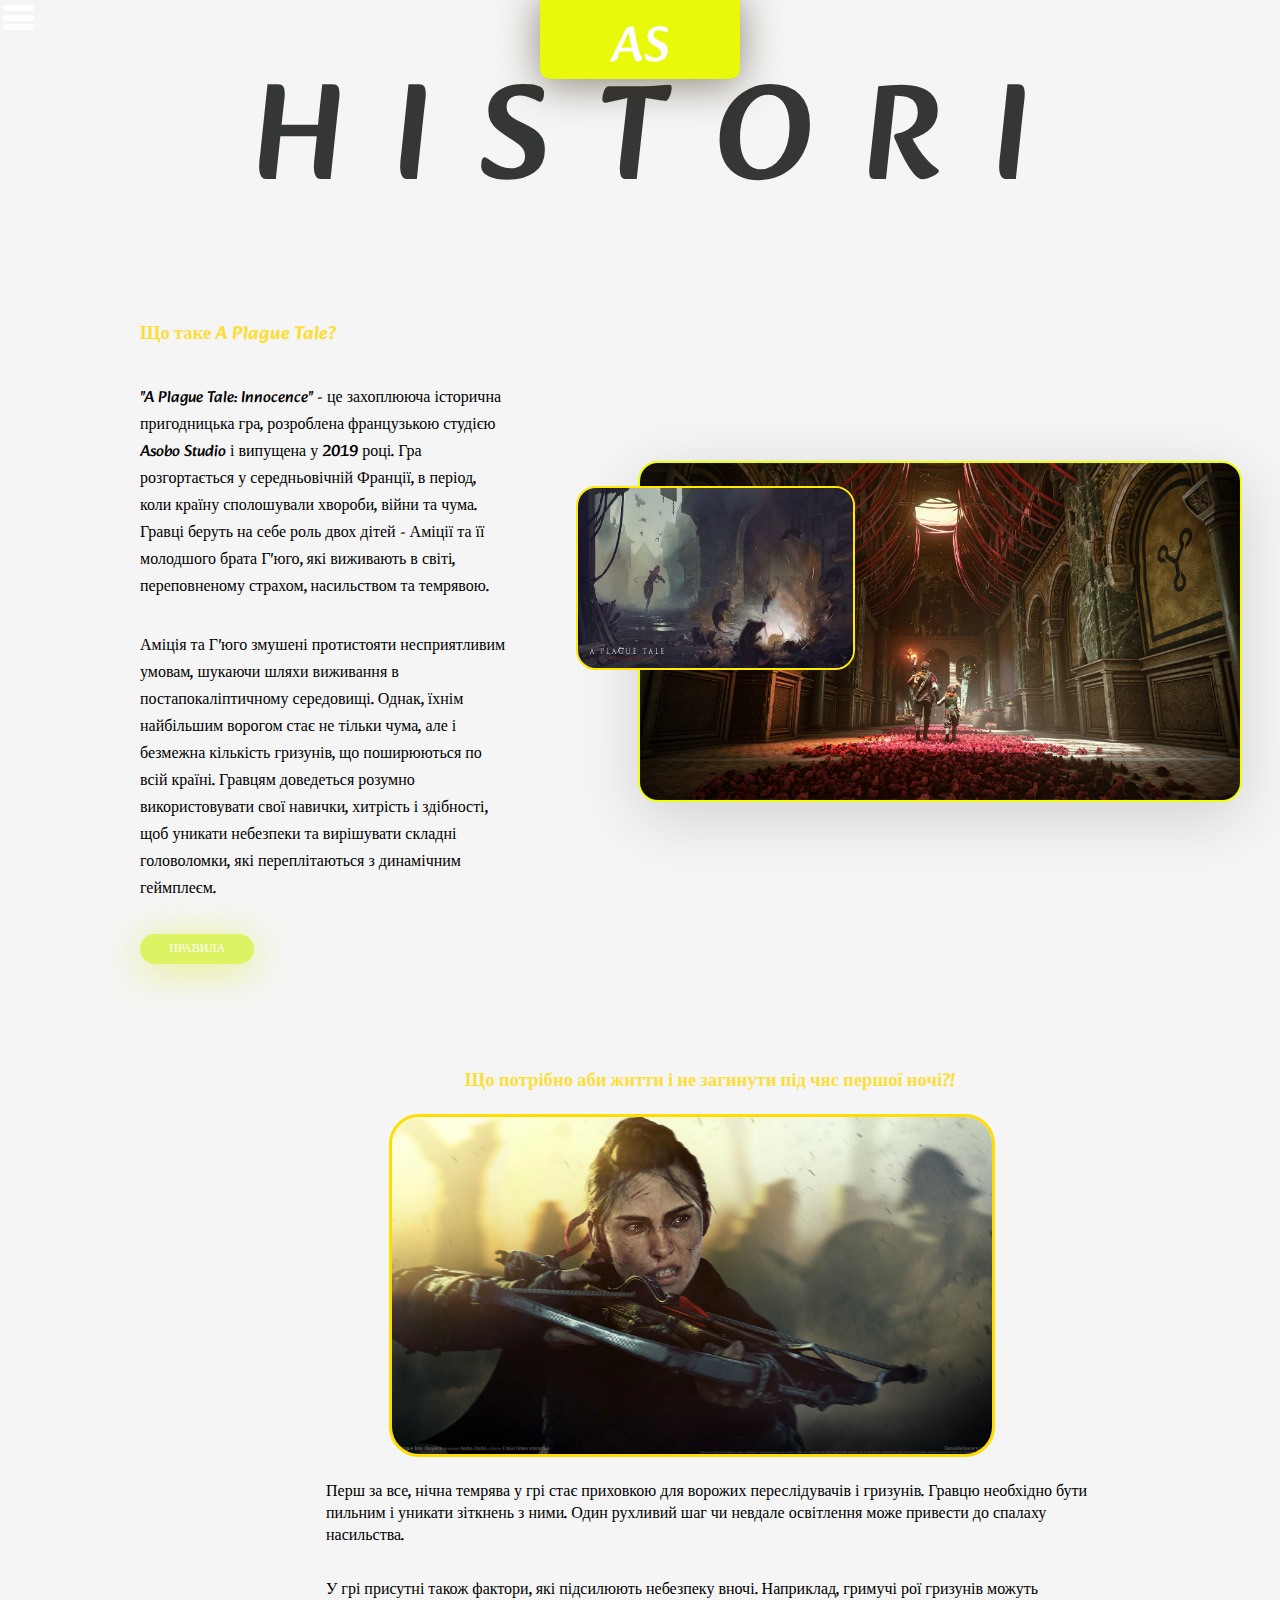
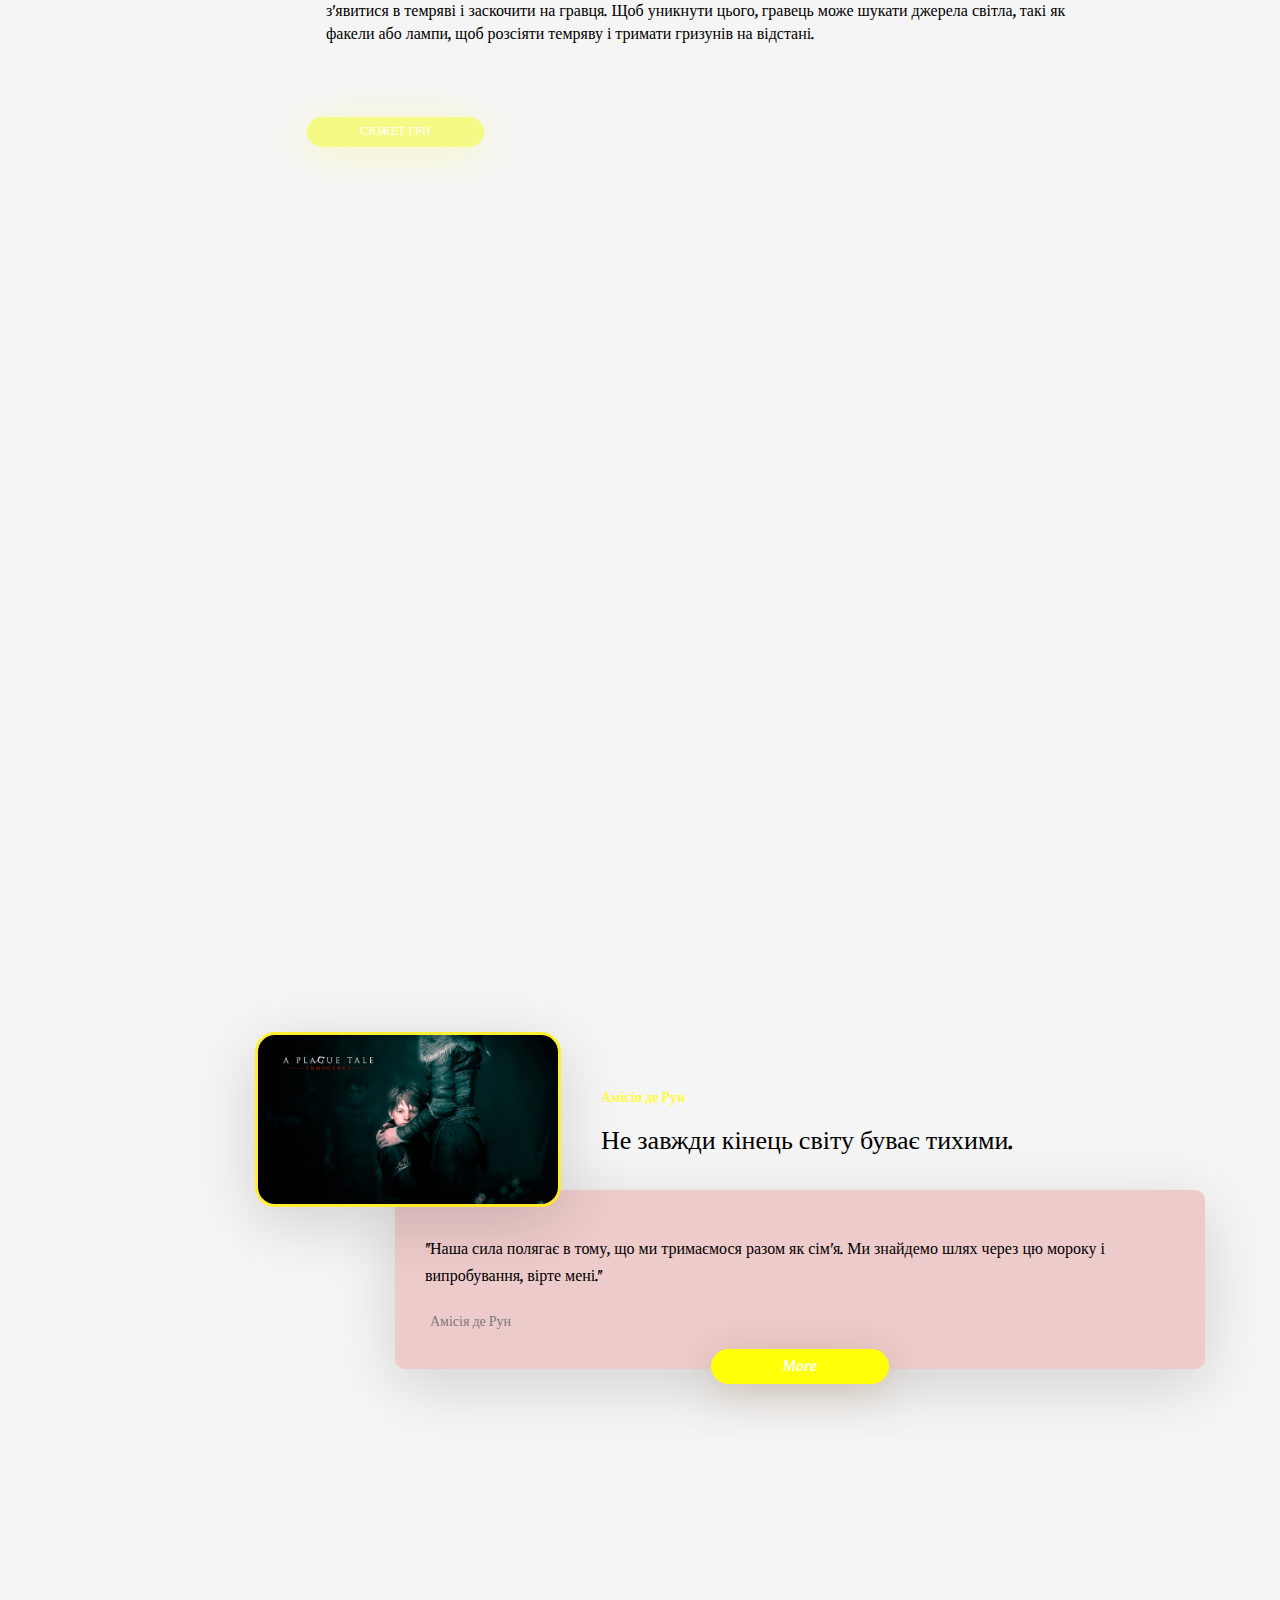
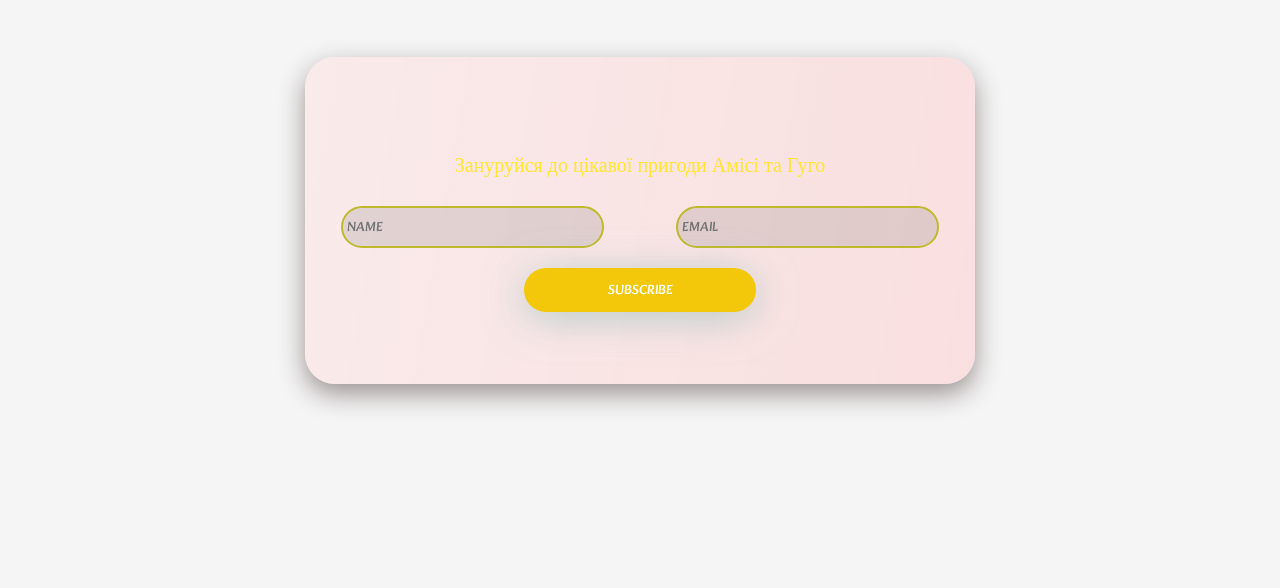
<file: index.html>
<!DOCTYPE html>
<html lang="en">
  <head>
    <title>My Site!</title>
    <!-- Meta -->
    <meta charset="utf-8" />
    <meta http-equiv="X-UA-Compatible" content="IE=edge" />
    <meta name="viewport" content="width=device-width, initial-scale=1.0" />
    <meta name="description" content="" />
    <meta name="author" content="" />

    <link rel="preconnect" href="https://fonts.googleapis.com" />
    <link rel="preconnect" href="https://fonts.gstatic.com" crossorigin />
    <link
      href="https://fonts.googleapis.com/css2?family=Alkatra&display=swap"
      rel="stylesheet"
    />
    <!-- Global CSS -->
    <link rel="stylesheet" href="assets/Stylesheet.css" />
  </head>
  <body>
    <!-- ******HEADER****** -->
    <header id="header" class="header">
      <div class="container">
        <p class="delicious">Histori</p>
        <div class="top-bar">
          <div class="block">
            <p class="marcy">AS</p>
          </div>
        </div>
        <div class="nav-menu">
          <div id="burger"><span></span><span></span><span></span></div>
          <ul class="menu">
            <img class="icon" src="assets/img/Logo.png" />
            <li><a class="boxmenu" href="index.html">На головну</a></li>
            <li>
              <a class="boxmenu" href="AboutMe/AboutMe.html">Фото</a>
            </li>
            <li><a class="boxmenu" href="login.php">Log in</a></li>
          </ul>
        </div>
      </div>
    </header>
    <main class="main content">
      <div class="row custom-new">
        <div class="div-text">
          <h3 class="title">Що таке A Plague Tale?</h3>
          <p class="text">
            "A Plague Tale: Innocence" - це захоплююча історична пригодницька гра, розроблена
             французькою студією Asobo Studio і випущена у 2019 році. Гра розгортається у 
             середньовічній Франції, в період, коли країну сполошували хвороби, війни та 
             чума. Гравці беруть на себе роль двох дітей - Аміції та її молодшого брата 
             Г'юго, які виживають в світі, переповненому страхом, насильством та темрявою.
          </p>
          <p class="text">
            Аміція та Г'юго змушені протистояти несприятливим умовам, шукаючи шляхи виживання
             в постапокаліптичному середовищі. Однак, їхнім найбільшим ворогом стає не тільки 
             чума, але і безмежна кількість гризунів, що поширюються по всій країні. 
             Гравцям доведеться розумно використовувати свої навички, хитрість і 
             здібності, щоб уникати небезпеки та вирішувати складні головоломки, 
             які переплітаються з динамічним геймплеєм.
          </p>
          <p class="link">
            <a href="plaguetale.html" class="menu_coffee">Правила</a>
          </p>
        </div>
        <div class="image-block">
          <img src="assets/img/fot2.jpg" alt="Right Image" class="image" />
        </div>
        <div class="img-absolute">
          <img
            src="assets/img/fot1.jpg"
            alt="Image on Top"
            class="img-above"
          />
        </div>
      </div>
      <div class="row">
        <div class="div-quotation div-text">
          <h3 class="title">Що потрібно аби житти і не загинути під чяс першої ночі?!</h3>
          <div class="image-block">
            <img
              src="assets/img/solo.jpg"
              alt="solo image"
              class="image-solo"
            />
          </div>
          <p class="text">
            Перш за все, нічна темрява у грі стає приховкою для ворожих переслідувачів і 
            гризунів. Гравцю необхідно бути пильним і уникати зіткнень з ними. Один 
            рухливий шаг чи невдале освітлення може привести до спалаху насильства.
          </p>
          <p class="text">
            У грі присутні також фактори, які підсилюють небезпеку вночі. Наприклад, 
            гримучі рої гризунів можуть з'явитися в темряві і заскочити на 
            гравця. Щоб уникнути цього, гравець може шукати джерела світла, 
            такі як факели або лампи, щоб розсіяти темряву і тримати гризунів 
            на відстані.
          </p>
          <p class="text">
           
          </p>
          <p class="link">
            <a href="work.html" class="work">Сюжет гри</a>
          </p>
        </div>
      </div>
      <div class="row iframe">
        <iframe width="100%" height="560"
        src=https://www.youtube.com/embed/qIbzwb8vzNI?autoplay=1
        frameborder="0" allowfullscreen>
        </iframe>
      </div>
      <section class="container_block">
        <div class="row">
          <div class="after-iframe">
            <div class="image-block">
              <img
                src="assets/img/gogo.jpg"
                alt="left image"
                class="image1"
              />
              <div class="text">
                <h2>Амісія де Рун</h2>
                <p>Не завжди кінець світу буває тихими.</p>
              </div>
              <div class="f_text">
                <p>
                  "Наша сила полягає в тому, що ми тримаємося разом як сім'я. Ми знайдемо шлях через цю мороку і випробування, вірте мені."
                </p>
                <div class="author">
                  <p>Амісія де Рун</p>
                </div>
                <a href="plaguetale.html" class="more">More</a>
              </div>
            </div>
          </div>
        </div>
      </section>
    </main>
    <!-- ******FOOTER****** -->
    <footer class="footer">
      <section class="sub_block new_dex">
        <!-- <form id="subscription_form" class="form_sub">
          <p class="title">
            Ви в захваті від нашої кави?<br />
            Підпишись на наш блог!
          </p>
          <div class="inputs">
            <input type="text" name="name" required placeholder="Name" />
            <input type="email" name="email" required placeholder="email" />
          </div>
          <button type="submit">Subscribe</button>
        </form> -->
        <form action="https://google.com/search" class="form_sub" id="subscription_form">
          <p class="title">
            Зануруйся до цікавої пригоди Амісі та Гуго<br />            
          </p>
          <div class="inputs">
            <input name="name" type="text" placeholder="NAME" id="name_input" />
            <input name="email" type="email" placeholder="EMAIL" id="email_input" />
          </div>
          <button>SUBSCRIBE</button>
        </form>
      </section>
    </footer>
    <script>
      const form = document.getElementById("subscription_form");
      const nameInput = document.getElementById("name_input");
      const emailInput = document.getElementById("email_input");
      form.addEventListener("submit", (e) => {
        e.preventDefault()
        fetch("subscribe.php", {
          method: "POST",
          body: JSON.stringify({ name: nameInput.value, email: emailInput.value }),
          headers: {
            "Content-Type": "application/json",
          }
        }).then(() => {
          alert("Success")
        }).catch(() => {
          alert("Something went wrong")
        })
      })
    </script>
    <!-- Javascript -->
    <script src="https://ajax.googleapis.com/ajax/libs/jquery/3.4.1/jquery.min.js"></script>
    <script src="assets/js/main.js"></script>
  </body>
</html>
</file>
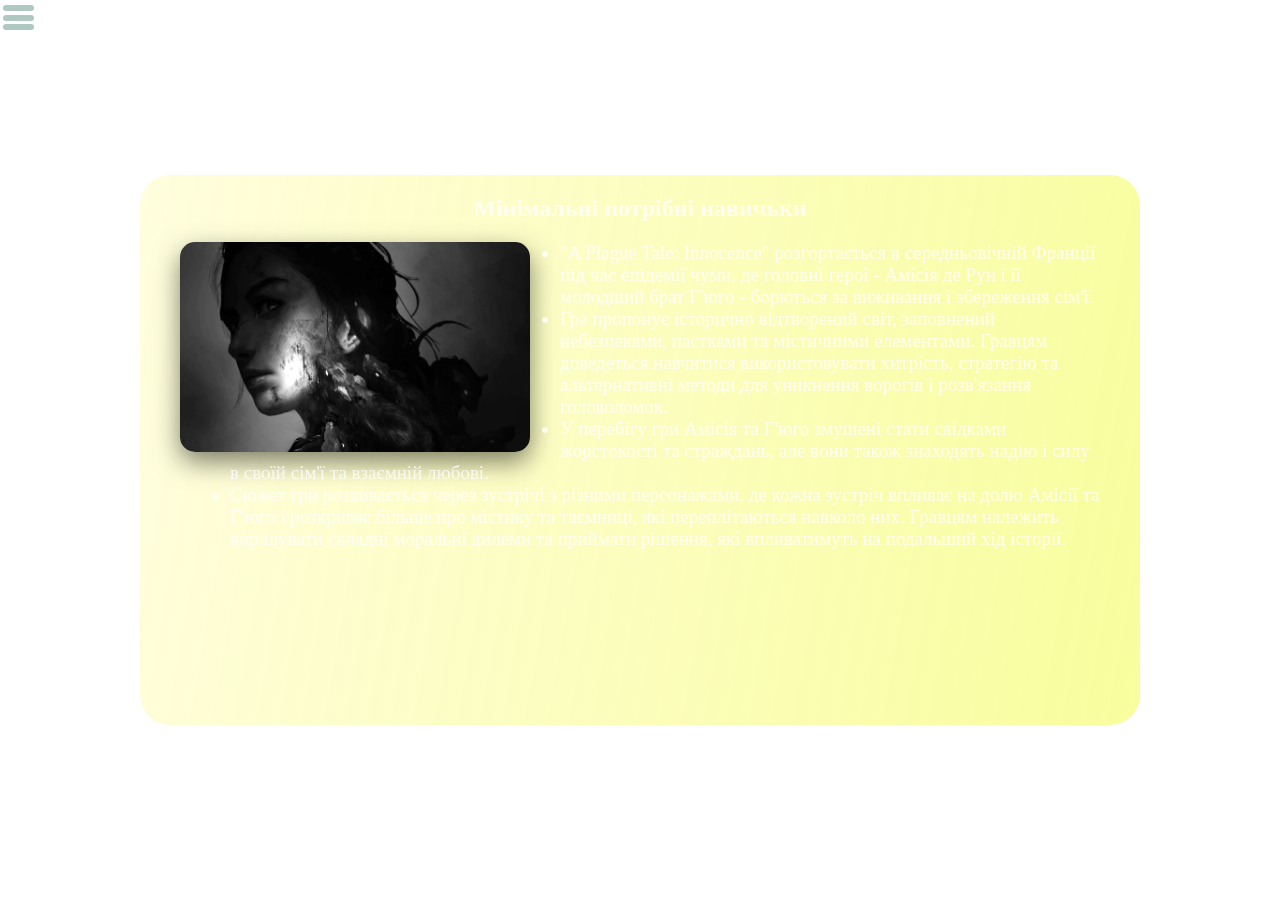
<file: work.html>
<!DOCTYPE html>
<html lang="en">
  <head>
    <meta charset="UTF-8" />
    <meta http-equiv="X-UA-Compatible" content="IE=edge" />
    <meta name="viewport" content="width=device-width, initial-scale=1.0" />
    <title>Робота</title>
    <link rel="stylesheet" href="assets/work.css" />
  </head>
  <body>
    <div class="nav-menu">
      <div id="burger"><span></span><span></span><span></span></div>
      <ul class="menu">
        <img class="icon" src="assets/img/Logo.png" />
        <li><a class="boxmenu" href="index.html">На головну</a></li>
        <li><a class="boxmenu" href="AboutMe/AboutMe.html">Фото</a></li>
        <li><a class="boxmenu" href="Login/login.php">Log in</a></li>
      </ul>
    </div>
    <div class="container">
      <div class="glass">
        <div class="title"><h2>Мінімальні потрібні навичьки</h2></div>
        <div class="elements">
          <!-- <h2 class="title">Латте</h2> -->
          <img class="img1" src="assets/img/123.webp" />
          <div class="text">
            <ul class="ingredients">
              <li>
                "A Plague Tale: Innocence" розгортається в середньовічній Франції під час епідемії чуми, де головні герої - Амісія де Рун і її молодший брат Г'юго - борються за виживання і збереження сім'ї.
              </li>
              <li>
                Гра пропонує історично відтворений світ, заповнений небезпеками, пастками та містичними елементами. Гравцям доведеться навчитися використовувати хитрість, стратегію та альтернативні методи для уникнення ворогів і розв'язання головоломок.
              </li>
              <li>
                У перебігу гри Амісія та Г'юго змушені стати свідками жорстокості та страждань, але вони також знаходять надію і силу в своїй сім'ї та взаємній любові.
              </li>
              <li>
                Сюжет гри розвивається через зустрічі з різними персонажами, де кожна зустріч впливає на долю Амісії та Г'юго і розкриває більше про містику та таємниці, які переплітаються навколо них. Гравцям належить вирішувати складні моральні дилеми та приймати рішення, які впливатимуть на подальший хід історії.
              </li>
            </ul>
          </div>
        </div>
      </div>
    </div>
    <script src="https://ajax.googleapis.com/ajax/libs/jquery/3.4.1/jquery.min.js"></script>
    <script src="assets/js/main.js"></script>
  </body>
</html>
</file>
<file: assets/Stylesheet.css>
html body {
  margin: 0;
  padding: 0;
}

body {
  background: url(https://images4.alphacoders.com/119/1196202.jpg) no-repeat center center fixed;
    background-size: cover;
    background-color: whitesmoke;
}

.header,
.main {
  padding-left: center;
}

header.header {
  height: 300px;
}

.header {
  height: 200px;
}
.nav-menu {
  position: fixed;
  top: 5px;
  left: 0;
  display: flex;
  flex-direction: column;
  color:#ffffff;
  z-index: 9999;
}
#burger {
  position: relative;
  width: 31px;
  height: 25px;
  z-index: 1;
}
#burger span {
  position: absolute;
  height: 6px;
  width: 100%;
  border-radius: 5px;
  background-color: #ffffff;
  top: 0;
  left: 3px;
  bottom: 0;
  margin: auto;
  -webkit-transform-origin: center center;
  -moz-transform-origin: center center;
  -o-transform-origin: center center;
  -ms-transform-origin: center center;
  transform-origin: center center;
  
}
#burger span:first-child {
  top: 0;
  bottom: auto;
}
#burger span:last-child {
  bottom: 0;
  top: auto;
}
.nav-menu.active #burger span {
  top: 0;
  bottom: 0;
  -moz-transform: rotate(45deg); /* Для Firefox */
  -ms-transform: rotate(45deg); /* Для IE */
  -webkit-transform: rotate(45deg); /* Для Safari, Chrome, iOS */
  -o-transform: rotate(45deg); /* Для Opera */
  transform: rotate(45deg);
}
.nav-menu.active #burger span:last-child {
  -moz-transform: rotate(-45deg); /* Для Firefox */
  -ms-transform: rotate(-45deg); /* Для IE */
  -webkit-transform: rotate(-45deg); /* Для Safari, Chrome, iOS */
  -o-transform: rotate(-45deg); /* Для Opera */
  transform: rotate(-45deg);
}
.menu {
  opacity: 0.7;
  padding: 30px;
  height: 1000px;
  list-style: none;
  margin: 0;
  background-color: #fff;
  position: relative;
  left: -120%;
  top: -30px;
  background: linear-gradient(
    100deg,
    rgba(208, 195, 182, 0.368),
    rgba(208, 195, 182, 0.368)
  );
  box-shadow: 0 10px 26px 0 rgba(255, 255, 255, 0.957);
  backdrop-filter: blur(20px);
}
.boxmenu{
  background-color: rgb(255, 255, 255);
  border-radius: 10px;
  padding: 6px;
  margin-bottom: 15px;
  width: 140px;
  top: 25px;
  position: relative;
  box-shadow: 0px 15px 65px 0px rgba(255, 102, 102, 0.425);
   text-transform: uppercase;
  display:flex;
  transition: background-color 0.5s ease;
  font-family: 'Times New Roman', Times, serif;
}
.boxmenu:hover{
  background-color: #1b6270c1;
}
.icon{
width: 100px;
margin: auto;
display: flex;
}
.menu a {
  color: rgb(39, 61, 70);
  text-decoration: none;
}
.nav-menu.active .menu {
  left: 0;
}

@media (min-width: 768px) {
}
* {
  -webkit-transition-duration: 0.2s;
  -o-transition-duration: 0.2s;
  -moz-transition-duration: 0.2s;
  transition-duration: 0.2s;
  font-family: "Alkatra", cursive;
}
.container {
  position: relative;
  width: 100%;
  height: 100%;
}

.delicious {
  margin: 0;
  font-size: 135px;
  letter-spacing: 50px;
  color: #010202c9;
  text-transform: uppercase;
  font-weight: 500;
  text-align: center;
  padding-top: 30px;
  margin-left: 50px;
}

.top-bar {
  position: absolute;
  transform: translate(-50%, -50%);
  top: 35px;
  left: 50%;
  box-shadow: 0px 6px 40px 0px rgba(55, 43, 18, 0.54);
  width: 200px;
  height: 88px;
  background-color: #e9f90a;
  text-align: center;
  border-radius: 10px;
  transition: width 0.5s ease,height 0.5s ease;
}
.top-bar:hover{
  width: 220px;
  height: 95px;
}
.marcy {
  padding: 15px;
  margin: 0;
  font-size: 50px;
  color: rgb(255, 253, 253);

}
.row {
  position: relative;
  margin-bottom: 70px;
}
.div-text {
  color: #000000;
  display: inline-block;
  width: 48%;
}
.div-text.article,
.div-text.article .text {
  display: inline-block;
  width: 100%;
}
.div-text .link .menu_coffee {
  font-size: 12px;
  color: rgb(255, 255, 255);
  background-color: #ddf363;
  border-radius: 15px;
  width: 17%;
  padding: 5px;
  line-height: 20px;
  text-decoration: none;
  text-transform: uppercase;
  display: inline-block;
  text-align: center;
  position: relative;
  left: 140px;
  box-shadow: 0px 6px 40px 0px rgba(215, 230, 9, 0.486);
}
.div-text .text,
.div-text .title {
  display: inline-block;
  width: 60%;
  padding-left: 140px;
}
.div-text .title {
  color: #fdd804c9;
}
.image-block {
  display: inline-block;
  width: 48%;
}
.image-block .image {
  display: inline-block;
  width: 600px;
  border: 2px solid #eeff04;
  box-shadow: 0px 15px 65px 0px rgba(0, 0, 0, 0.15);
  position: relative;
  top: -150px;
  left: 20px;
  border-radius: 20px;
}
.img-absolute {
  position: absolute;
  top: 45%;
  left: 45%;
  width: 250px;
}
.img-absolute .img-above {
  border: 2px solid #ffea00;
  box-shadow: 0px 15px 65px 0px #c8e9df00;
  width: 110%;
  display: block;
  height: 180px;
  position: relative;
  top: -120px;
  border-radius: 20px;
}
.div-text .link .work {
  font-size: 12px;
  color: white;
  background-color: #f3fc47a7;
  border-radius: 15px;
  width: 13%;
  padding: 5px;
  line-height: 20px;
  text-decoration: none;
  text-transform: uppercase;
  display: inline-block;
  text-align: center;
  position: relative;
  left: 24%;
  box-shadow: 0px 6px 40px 0px rgba(252, 252, 161, 0.61);
}
.div-quotation {
  line-height: 1.389;
  width: 100%;
  text-align: center;
}
.div-quotation .text,
.div-quotation .link {
  text-align: left;
}
.image-block .image-solo {
  display: inline-block;
  width: 600px;
  border: 3px solid #ffdd00;
  box-shadow: 0px 15px 65px 0px #c8e9df00;
  position: relative;
  left: 52px;
  border-radius: 30px;
}
.row.iframe {
  text-align: center;
  margin-bottom: 150px;
  margin-top: 150px;
}
.container_block {
  max-width: 950px;
  margin: auto;
}
.container_block .image-block {
  display: flex;
  align-items: center;
  width: 100%;
  left: 90px;
}
.container_block .image-block .image1 {
  max-width: 300px;
  max-height: 203px;
  border: 3px solid #ffee00c9;
  margin-right: 40px;
  border-radius: 20px;
  box-shadow: 0px 15px 65px 0px rgba(0, 0, 0, 0.15);
  z-index: 1;
}
.container_block .image-block .text {
  font-size: 26px;
}
.container_block .image-block {
  position: relative;
  margin-bottom: 350px;
}
.container_block .image-block .f_text {
  padding: 30px;
  position: absolute;
  top: 90%;
  background-color: #eecbcb;
  right: 0px;
  box-shadow: 0px 15px 65px 0px rgba(0, 0, 0, 0.15);
  max-width: 750px;
  border-radius: 10px;
}
.container_block .image-block .f_text .author {
  display: flex;
  text-decoration: none;
  color: #7a7b7c;
}
.container_block .image-block .f_text .author * {
  font-size: 14px;
  margin: 5px;
}
.container_block .image-block .f_text .more {
  position: absolute;
  display: flex;
  justify-content: center;
  align-items: center;
  color: #fff;
  border-radius: 21px;
  background-color: #ffff08;
  box-shadow: 0px 6px 40px 0px rgba(183, 155, 128, 0.54);
  left: 0;
  right: 0;
  bottom: -15px;
  margin: auto;
  width: 22%;
  height: 35px;
  text-decoration: none;
}
.container_block .image-block .text p {
  margin: 0;
  color: #000000;
}
.container_block .image-block .text h2 {
  font-size: 14px;
  color: #ffff00c9;
}
.sub_block.new_dex {
  background: linear-gradient(
      1deg,
      rgba(198, 235, 236, 0.781),
      rgba(7, 132, 190, 0.644)
    ),
    url;
  background-position: center center;
  background-repeat: no-repeat;
  height: 631px;
  display: flex;
  justify-content: center;
  align-content: center;
  background-size: cover;
}
.sub_block.new_dex .form_sub {
  border-radius: 30px;
  background: linear-gradient(
    100deg,
    rgba(255, 225, 225, 0.514),
    rgba(253, 205, 205, 0.555)
  );
  box-shadow: 0 10px 26px 0 rgba(61, 39, 39, 0.479);
  backdrop-filter: blur(10px);
  width: 670px;
  height: 327px;
  display: flex;
  flex-direction: column;
  justify-content: center;
  align-items: center;
  margin-top: 100px;
}
.sub_block.new_dex .form_sub .title {
  text-align: center;
  font-size: 20px;
  color: #ffe604c9;
  line-height: 1.875;
}
.sub_block.new_dex .form_sub .inputs {
  display: flex;
  text-align: center;
  width: 100%;
  justify-content: space-around;
  align-items: center;
}
.sub_block.new_dex .form_sub .inputs input {
  border-style: solid;
  border-color: #bfba2b;
  border-radius: 22px;
  background-color: rgba(0, 0, 0, 0.1);
  width: 251px;
  height: 30px;
  outline: none;
  padding: 4px;
}
.sub_block.new_dex .form_sub button {
  border-radius: 22px;
  background-color: #f3c80a;
  border-color: rgb(25, 37, 37);
  box-shadow: 0px 6px 40px 0px rgba(128, 183, 179, 0.54);
  margin-top: 20px;
  width: 232px;
  height: 44px;
  color: rgb(255, 255, 255);
  text-transform: uppercase;
  border: none;
  cursor: pointer;
}
</file>
<file: assets/work.css>
body {
  margin: 0;
  padding: 0;
  box-sizing: border-box;
}
.nav-menu {
  position: fixed;
  top: 5px;
  left: 0;
  display: flex;
  flex-direction: column;
  z-index: 9999;
}
#burger {
  position: relative;
  width: 31px;
  height: 25px;
  z-index: 11;
}
#burger span {
  position: absolute;
  height: 6px;
  width: 100%;
  border-radius: 5px;
  background-color: #afc8c2;
  top: 0;
  left: 3px;
  bottom: 0;
  margin: auto;
  -webkit-transform-origin: center center;
  -moz-transform-origin: center center;
  -o-transform-origin: center center;
  -ms-transform-origin: center center;
  transform-origin: center center;
}
#burger span:first-child {
  top: 0;
  bottom: auto;
}
#burger span:last-child {
  bottom: 0;
  top: auto;
}
.nav-menu.active #burger span {
  top: 0;
  bottom: 0;
  -moz-transform: rotate(45deg); /* Для Firefox */
  -ms-transform: rotate(45deg); /* Для IE */
  -webkit-transform: rotate(45deg); /* Для Safari, Chrome, iOS */
  -o-transform: rotate(45deg); /* Для Opera */
  transform: rotate(45deg);
}
.nav-menu.active #burger span:last-child {
  -moz-transform: rotate(-45deg); /* Для Firefox */
  -ms-transform: rotate(-45deg); /* Для IE */
  -webkit-transform: rotate(-45deg); /* Для Safari, Chrome, iOS */
  -o-transform: rotate(-45deg); /* Для Opera */
  transform: rotate(-45deg);
}
.menu {
  padding: 30px;
  height: 1000px;
  list-style: none;
  margin: 0;
  background-color: #fff;
  position: relative;
  left: -120%;
  top: -30px;
  background: linear-gradient(
    100deg,
    rgba(208, 195, 182, 0.368),
    rgba(208, 195, 182, 0.368)
  );
  box-shadow: 0 10px 26px 0 rgba(0, 0, 0, 0.957);
  backdrop-filter: blur(20px);
}
.boxmenu {
  background-color: #fff47c63;
  border-radius: 10px;
  padding: 6px;
  margin-bottom: 15px;
  width: 130px;
  top: 25px;
  position: relative;
  box-shadow: 0px 15px 65px 0px rgba(0, 0, 0, 0.15);
  text-transform: uppercase;
  display: flex;
  transition: background-color 0.5s ease;
}
.boxmenu:hover {
  background-color: #1b6270c1;
}
.icon {
  width: 100px;
  margin: auto;
  display: flex;
}
.menu a {
  color: rgb(39, 61, 70);
  text-decoration: none;
}
.nav-menu.active .menu {
  left: 0;
}
* {
  -webkit-transition-duration: 0.2s;
  -o-transition-duration: 0.2s;
  -moz-transition-duration: 0.2s;
  transition-duration: 0.2s;
}
.container {
  display: flex;
  align-items: center;
  justify-content: center;
  height: 100vh;
  background: url(https://www.pcinvasion.com/wp-content/uploads/2022/10/A-Plague-Tale-Requiem-photo-mode-guide-feat.jpg?fit=1920%2C1080);
  background-position: center;
  background-repeat: no-repeat;
  background-size: cover;
}
.glass {
  width: 1000px;
  height: 550px;
  border-radius: 30px;
  background: linear-gradient(
    100deg,
    rgba(255, 249, 126, 0.26),
    rgba(240, 251, 37, 0.451)
  );
  box-shadow: 0 10px 26px 0 rgba(0, 0, 0, 0);
  backdrop-filter: blur(10px);
  align-items: center;
  position: relative;
  transition: backdrop-filter 0.5s ease;
}
.glass:hover {
  backdrop-filter: blur(30px);
}
.glass .title {
  color: #ffffffc1;
  text-align: center;
  font-family: "Alkatra", cursive;
  position: relative;
}

.glass .text {
  color: #ffffffc1;
  text-align: left;
  position: relative;
  margin-left: 50px;
  margin-right: 40px;
  font-family: "Alkatra", cursive;
  font-size: 19px;
}
.icon1 {
  width: 60px;
  position: absolute;
  text-align: center;
  left: 50%;
  transform: translate(-50%);
}

.glass .img1 {
  height: 210px;
  width: 350px;
  float: left;
  margin-right: 30px;
  margin-left: 40px;
  border-radius: 15px;
  box-shadow: 0 10px 26px 0 rgba(0, 0, 0, 0.5);
}
</file>
